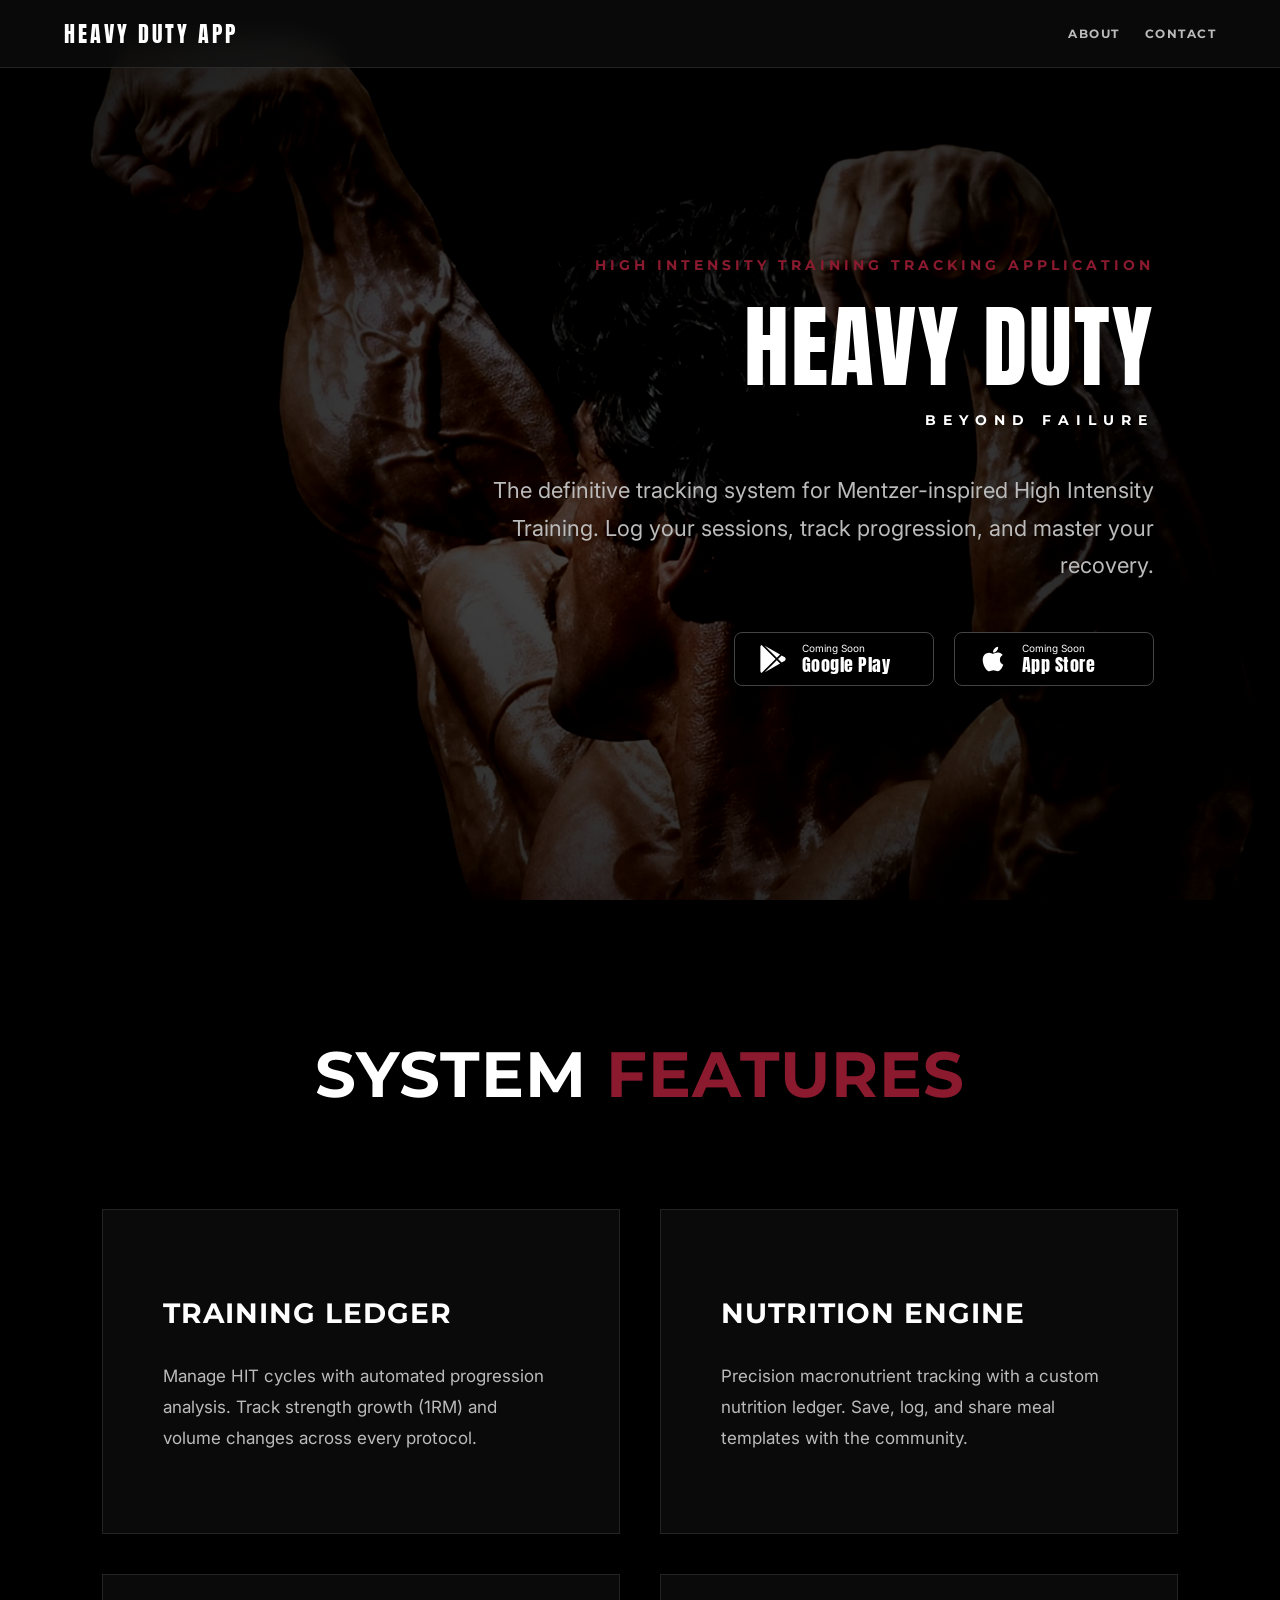
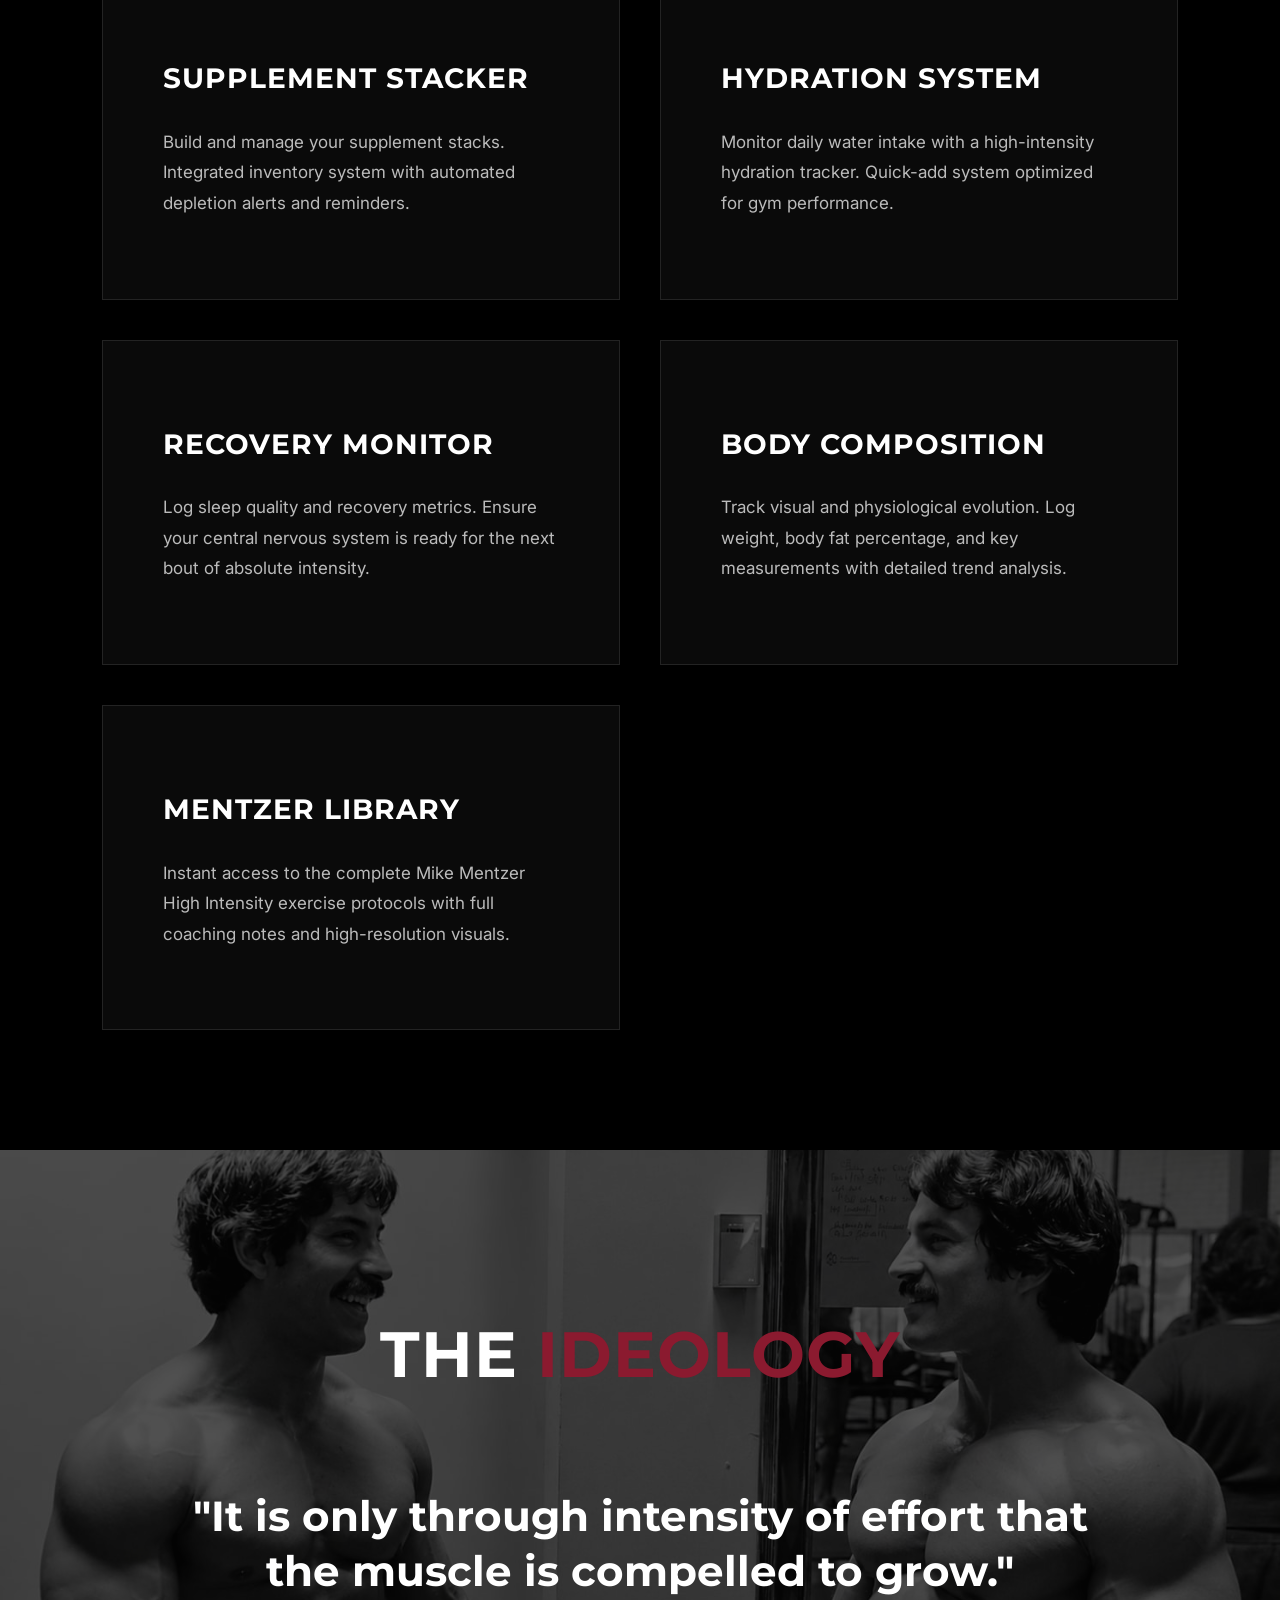
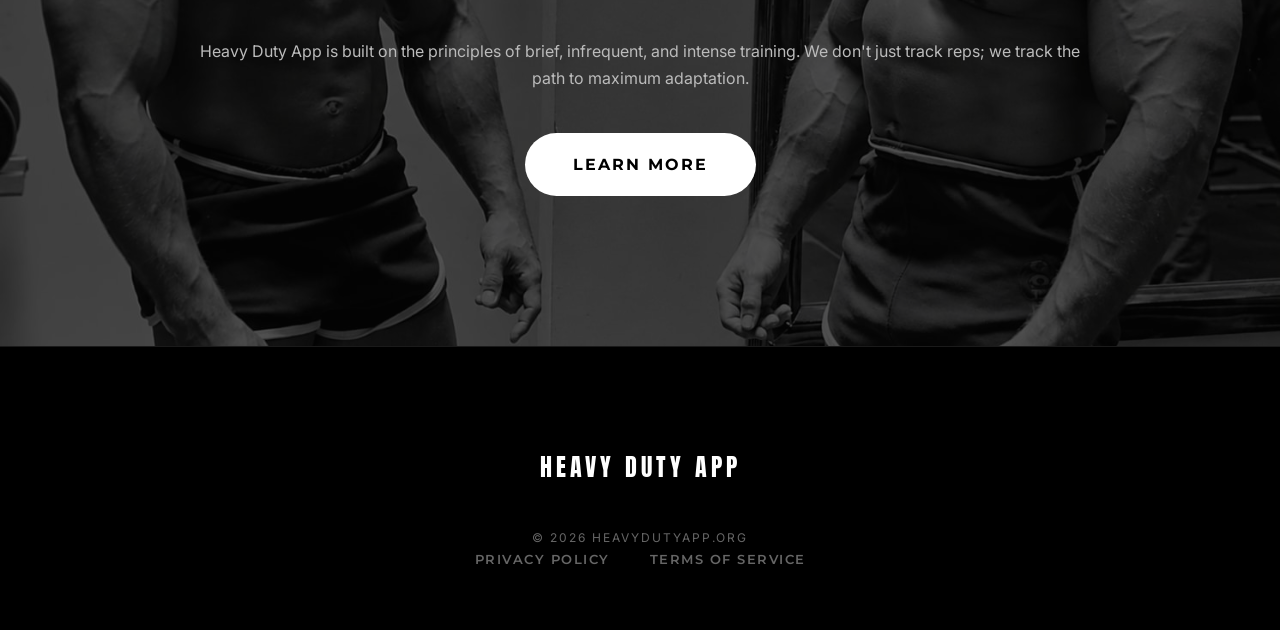
<file: index.html>
<!DOCTYPE html>
<html lang="en">
<head>
    <meta charset="UTF-8">
    <meta name="viewport" content="width=device-width, initial-scale=1.0, maximum-scale=1.0, user-scalable=no">
    <title>Heavy Duty App | High Intensity Training</title>
    <link rel="stylesheet" href="css/styles.css">
    <link rel="icon" type="image/png" href="favicon.png">
</head>
<body>
    <nav>
        <a href="index.html" class="nav-logo">HEAVY DUTY APP</a>
        <div class="nav-links">
            <a href="about.html">About</a>
            <a href="contact.html">Contact</a>
        </div>
    </nav>

    <header class="hero">
        <picture class="hero-picture">
            <source srcset="assets/img/mobile/mike double biceps mobile.jpeg" media="(max-width: 768px)">
            <img src="assets/img/desktop/mike double biceps.jpeg" alt="Mike Mentzer" class="hero-image">
        </picture>
        <div class="hero-overlay"></div>
        <div class="hero-content">
            <span class="sub-logo">High Intensity Training Tracking Application</span>
            <h1>HEAVY DUTY</h1>
            <h2 class="hero-subtitle">BEYOND FAILURE</h2>
            <p>The definitive tracking system for Mentzer-inspired High Intensity Training. Log your sessions, track progression, and master your recovery.</p>
            <div class="store-buttons">
                <a href="#" class="btn-store">
                    <svg viewBox="0 0 512 512">
                        <path d="M325.3 234.3L104.6 13l280.8 161.2-60.1 60.1zM47 0C34 6.8 25.3 19.2 25.3 35.3v441.3c0 16.1 8.7 28.5 21.7 35.3l256.6-256L47 0zm425.2 225.6l-58.9-34.1-65.7 64.5 65.7 64.5 60.1-34.1c18-14.3 18-46.5-1.2-60.8zM104.6 499l280.8-161.2-60.1-60.1L104.6 499z"/>
                    </svg>
                    <div class="btn-store-content">
                        <span class="btn-store-subtitle">Coming Soon</span>
                        <span class="btn-store-title">Google Play</span>
                    </div>
                </a>
                <a href="#" class="btn-store">
                    <svg viewBox="0 0 384 512">
                        <path d="M318.7 268.7c-.2-36.7 16.4-64.4 50-84.8-18.8-26.9-47.2-41.7-84.7-44.6-35.5-2.8-74.3 20.7-88.5 20.7-15 0-49.4-19.7-76.4-19.7C63.3 141.2 4 184.8 4 273.5q0 39.3 14.4 81.2c12.8 36.7 59 126.7 107.2 125.2 25.2-.6 43-17.9 75.8-17.9 31.8 0 48.3 17.9 76.4 17.9 48.6-.7 90.4-82.5 102.6-119.3-65.2-30.7-61.7-90-61.7-91.9zm-56.6-164.2c27.3-32.4 24.8-61.9 24-72.5-24.1 1.4-52 16.4-67.9 34.9-17.5 19.8-27.8 44.3-25.6 71.9 26.1 2 49.9-11.4 69.5-34.3z"/>
                    </svg>
                    <div class="btn-store-content">
                        <span class="btn-store-subtitle">Coming Soon</span>
                        <span class="btn-store-title">App Store</span>
                    </div>
                </a>
            </div>
        </div>
    </header>

    <section id="features">
        <h2 class="section-title">SYSTEM <span>FEATURES</span></h2>
        <div class="features-grid">
            <div class="feature-card">
                <h3>TRAINING LEDGER</h3>
                <p>Manage HIT cycles with automated progression analysis. Track strength growth (1RM) and volume changes across every protocol.</p>
            </div>
            <div class="feature-card">
                <h3>NUTRITION ENGINE</h3>
                <p>Precision macronutrient tracking with a custom nutrition ledger. Save, log, and share meal templates with the community.</p>
            </div>
            <div class="feature-card">
                <h3>SUPPLEMENT STACKER</h3>
                <p>Build and manage your supplement stacks. Integrated inventory system with automated depletion alerts and reminders.</p>
            </div>
            <div class="feature-card">
                <h3>HYDRATION SYSTEM</h3>
                <p>Monitor daily water intake with a high-intensity hydration tracker. Quick-add system optimized for gym performance.</p>
            </div>
            <div class="feature-card">
                <h3>RECOVERY MONITOR</h3>
                <p>Log sleep quality and recovery metrics. Ensure your central nervous system is ready for the next bout of absolute intensity.</p>
            </div>
            <div class="feature-card">
                <h3>BODY COMPOSITION</h3>
                <p>Track visual and physiological evolution. Log weight, body fat percentage, and key measurements with detailed trend analysis.</p>
            </div>
            <div class="feature-card">
                <h3>MENTZER LIBRARY</h3>
                <p>Instant access to the complete Mike Mentzer High Intensity exercise protocols with full coaching notes and high-resolution visuals.</p>
            </div>
        </div>
    </section>

    <section id="philosophy" class="ideology-section">
        <div class="ideology-bg">
            <picture>
                <source srcset="assets/img/mobile/mike and ray mentzer mobile.jpeg" media="(max-width: 768px)">
                <img src="assets/img/desktop/mike and ray mentzer.jpeg" alt="Mike and Ray Mentzer">
            </picture>
        </div>
        <div class="container">
            <h2 class="section-title">THE <span>IDEOLOGY</span></h2>
            <p class="quote">"It is only through intensity of effort that the muscle is compelled to grow."</p>
            <p>Heavy Duty App is built on the principles of brief, infrequent, and intense training. We don't just track reps; we track the path to maximum adaptation.</p>
            <a href="about.html" class="btn mt-40">LEARN MORE</a>
        </div>
    </section>

    <footer>
        <div class="footer-logo">HEAVY DUTY APP</div>
        <p class="footer-copyright">&copy; 2026 HEAVYDUTYAPP.ORG</p>
        <div class="footer-links">
            <a href="privacy.html">Privacy Policy</a>
            <a href="terms.html">Terms of Service</a>
        </div>
    </footer>
</body>
</html>
</file>
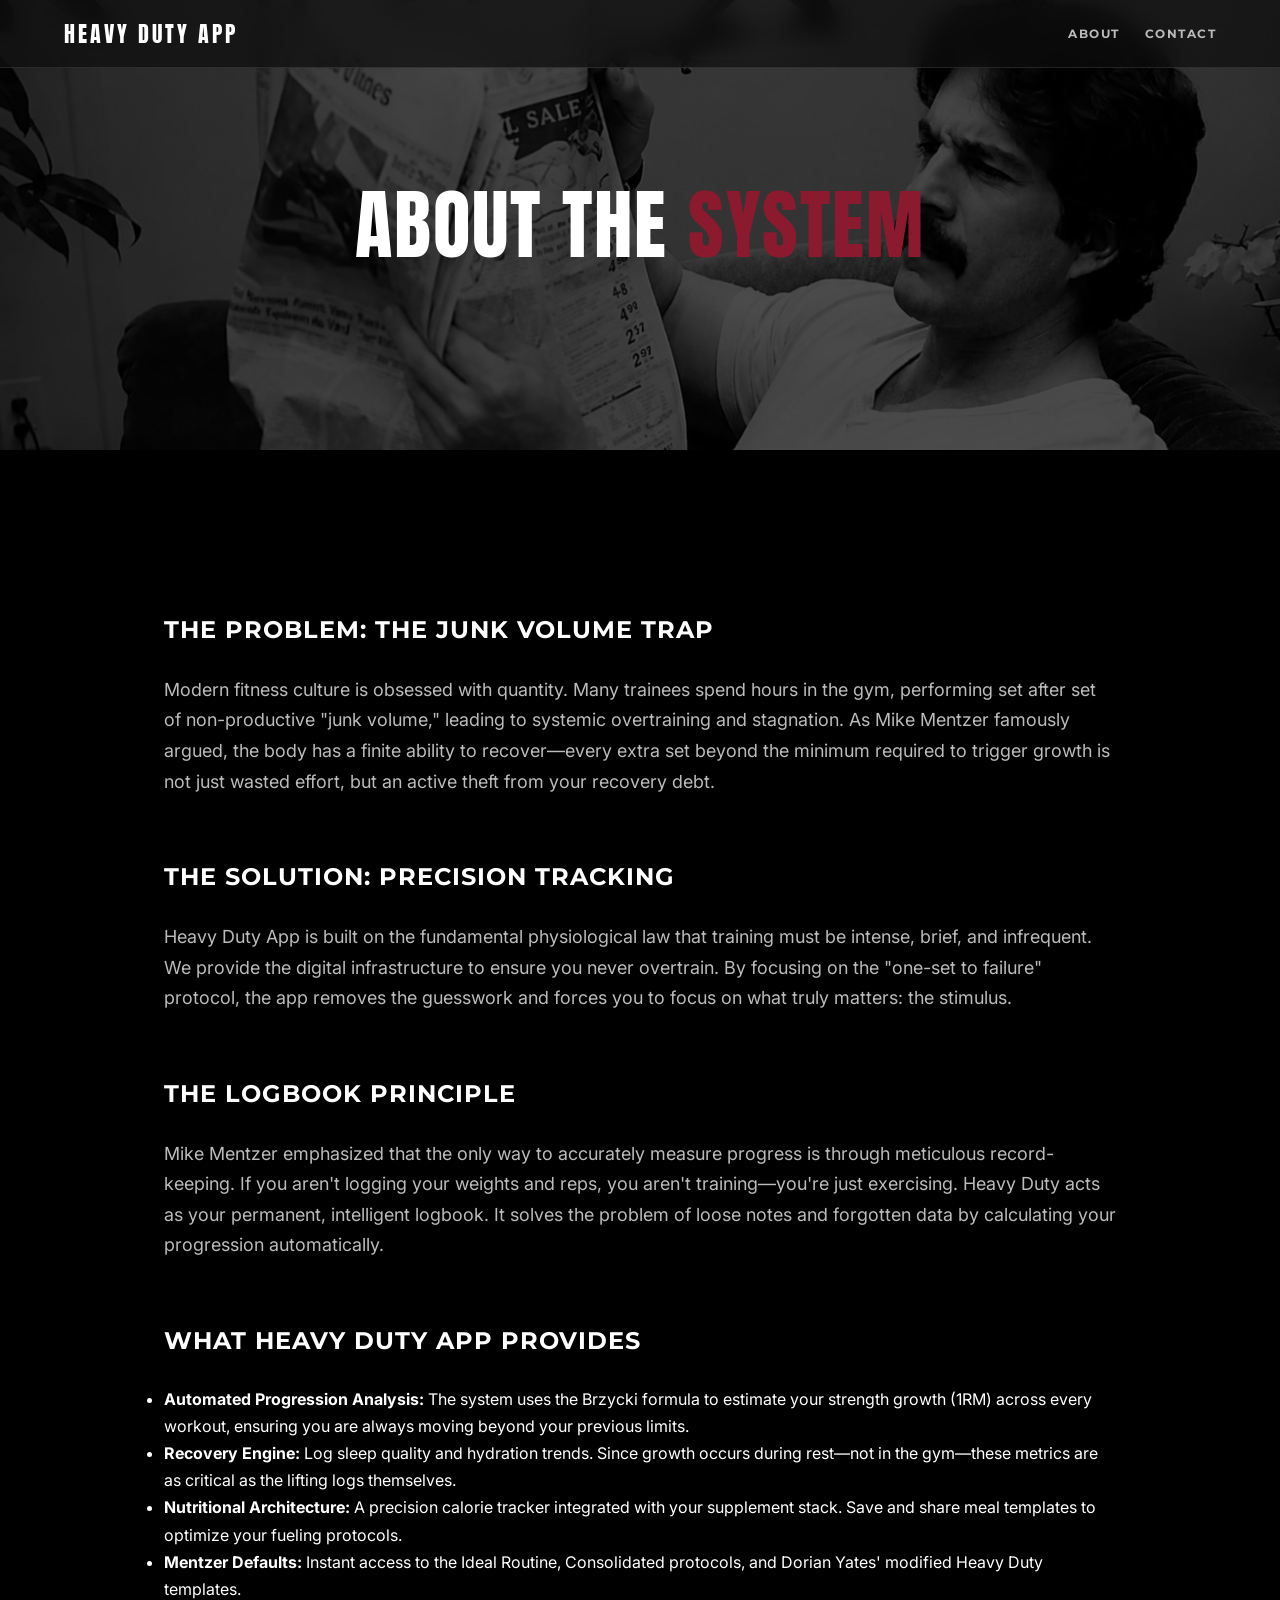
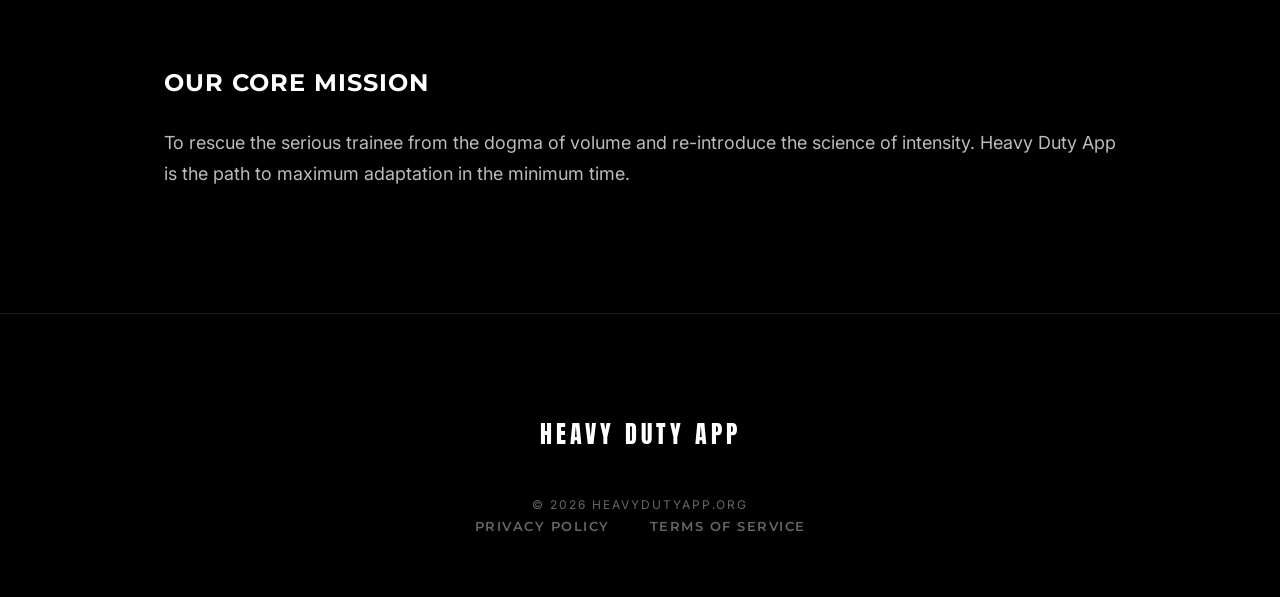
<file: about.html>
<!DOCTYPE html>
<html lang="en">
<head>
    <meta charset="UTF-8">
    <meta name="viewport" content="width=device-width, initial-scale=1.0">
    <title>About | Heavy Duty App</title>
    <link rel="stylesheet" href="css/styles.css">
    <link rel="icon" type="image/png" href="favicon.png">
</head>
<body>
    <nav>
        <a href="index.html" class="nav-logo">HEAVY DUTY APP</a>
        <div class="nav-links">
            <a href="about.html">About</a>
            <a href="contact.html">Contact</a>
        </div>
    </nav>

    <header class="page-header bg-about">
        <h1 class="section-title">ABOUT THE <span>SYSTEM</span></h1>
    </header>

    <main class="page-content">
        <h3>THE PROBLEM: THE JUNK VOLUME TRAP</h3>
        <p>Modern fitness culture is obsessed with quantity. Many trainees spend hours in the gym, performing set after set of non-productive "junk volume," leading to systemic overtraining and stagnation. As Mike Mentzer famously argued, the body has a finite ability to recover—every extra set beyond the minimum required to trigger growth is not just wasted effort, but an active theft from your recovery debt.</p>

        <h3>THE SOLUTION: PRECISION TRACKING</h3>
        <p>Heavy Duty App is built on the fundamental physiological law that training must be intense, brief, and infrequent. We provide the digital infrastructure to ensure you never overtrain. By focusing on the "one-set to failure" protocol, the app removes the guesswork and forces you to focus on what truly matters: the stimulus.</p>

        <h3>THE LOGBOOK PRINCIPLE</h3>
        <p>Mike Mentzer emphasized that the only way to accurately measure progress is through meticulous record-keeping. If you aren't logging your weights and reps, you aren't training—you're just exercising. Heavy Duty acts as your permanent, intelligent logbook. It solves the problem of loose notes and forgotten data by calculating your progression automatically.</p>

        <h3>WHAT HEAVY DUTY APP PROVIDES</h3>
        <ul>
            <li><strong>Automated Progression Analysis:</strong> The system uses the Brzycki formula to estimate your strength growth (1RM) across every workout, ensuring you are always moving beyond your previous limits.</li>
            <li><strong>Recovery Engine:</strong> Log sleep quality and hydration trends. Since growth occurs during rest—not in the gym—these metrics are as critical as the lifting logs themselves.</li>
            <li><strong>Nutritional Architecture:</strong> A precision calorie tracker integrated with your supplement stack. Save and share meal templates to optimize your fueling protocols.</li>
            <li><strong>Mentzer Defaults:</strong> Instant access to the Ideal Routine, Consolidated protocols, and Dorian Yates' modified Heavy Duty templates.</li>
        </ul>

        <h3>OUR CORE MISSION</h3>
        <p>To rescue the serious trainee from the dogma of volume and re-introduce the science of intensity. Heavy Duty App is the path to maximum adaptation in the minimum time.</p>
    </main>

    <footer>
        <div class="footer-logo">HEAVY DUTY APP</div>
        <p class="footer-copyright">&copy; 2026 HEAVYDUTYAPP.ORG</p>
        <div class="footer-links">
            <a href="privacy.html">Privacy Policy</a>
            <a href="terms.html">Terms of Service</a>
        </div>
    </footer>
</body>
</html>
</file>
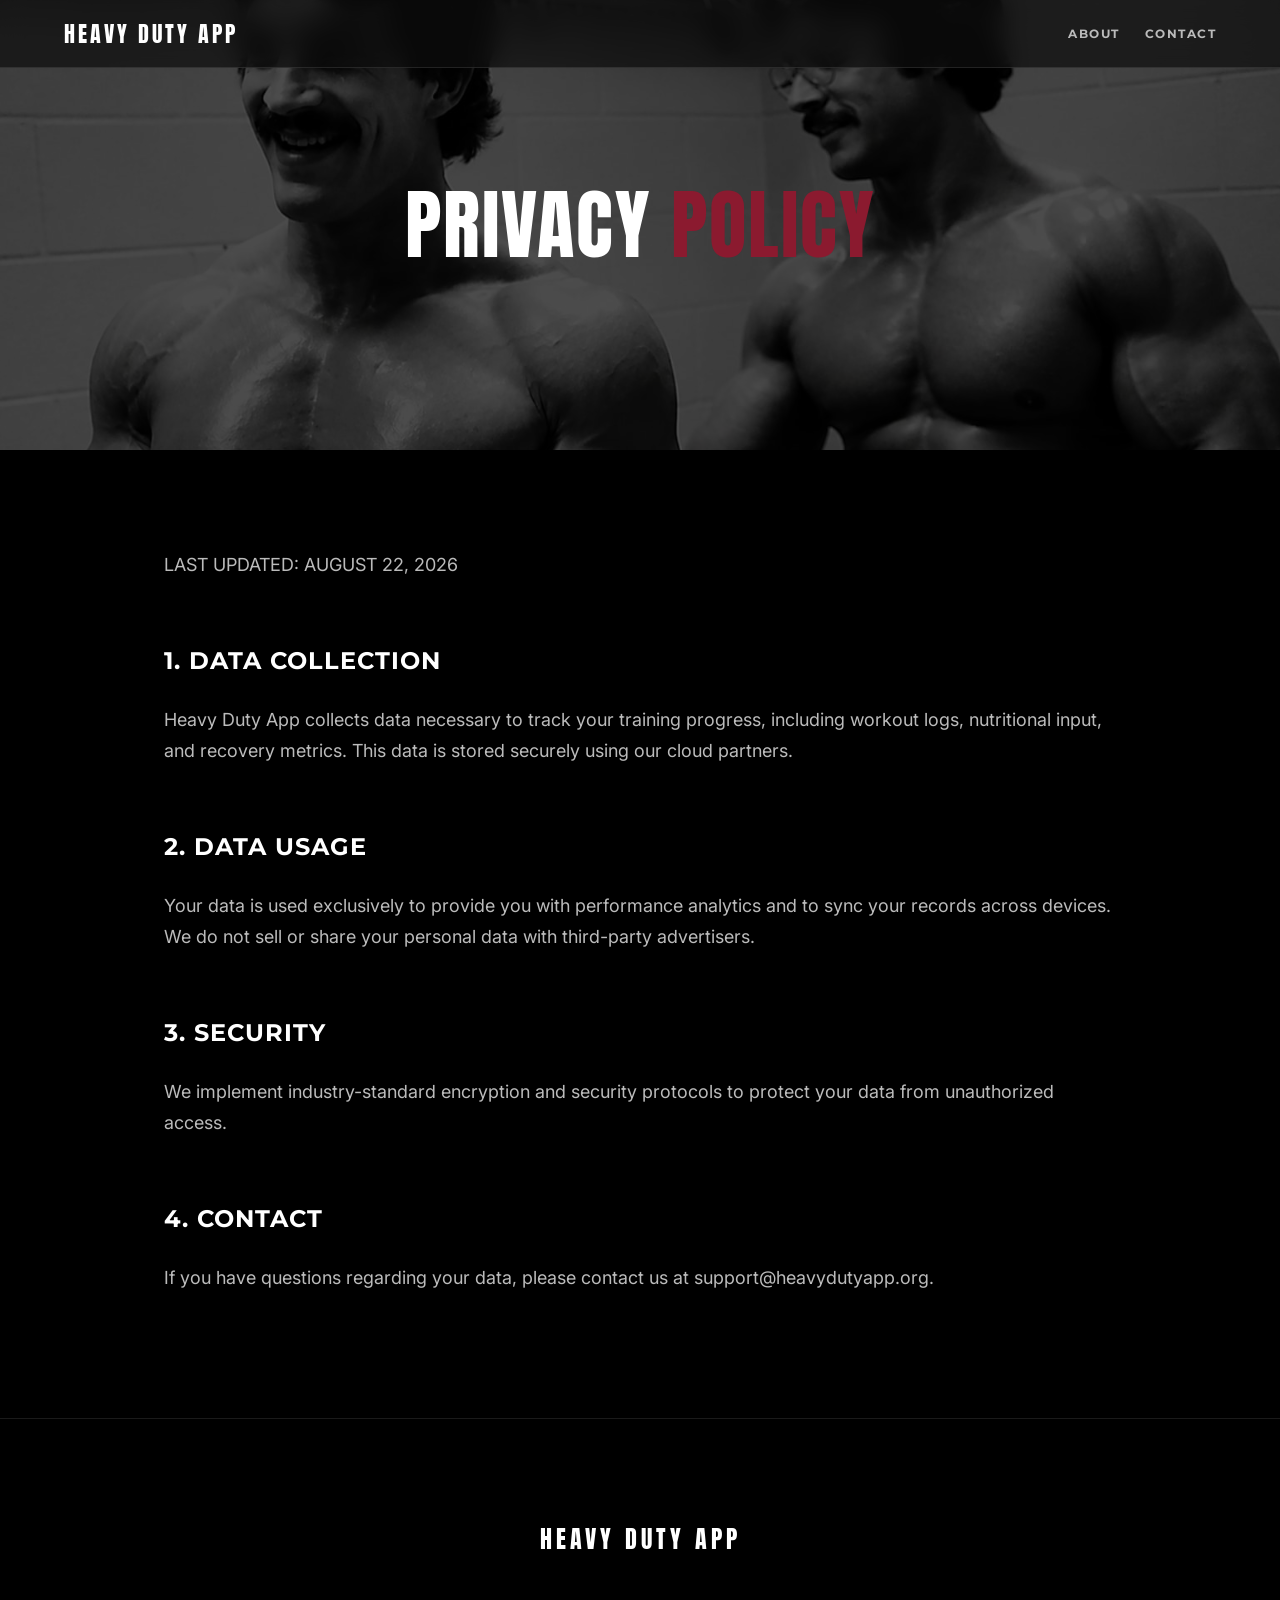
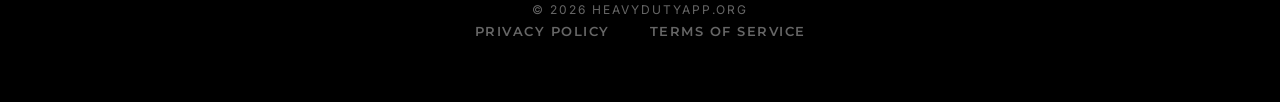
<file: privacy.html>
<!DOCTYPE html>
<html lang="en">
<head>
    <meta charset="UTF-8">
    <meta name="viewport" content="width=device-width, initial-scale=1.0">
    <title>Privacy Policy | Heavy Duty App</title>
    <link rel="stylesheet" href="css/styles.css">
    <link rel="icon" type="image/png" href="favicon.png">
</head>
<body>
    <nav>
        <a href="index.html" class="nav-logo">HEAVY DUTY APP</a>
        <div class="nav-links">
            <a href="about.html">About</a>
            <a href="contact.html">Contact</a>
        </div>
    </nav>

    <header class="page-header bg-privacy">
        <h1 class="section-title">PRIVACY <span>POLICY</span></h1>
    </header>

    <main class="page-content">
        <p class="text-muted-small">LAST UPDATED: AUGUST 22, 2026</p>

        <h3>1. DATA COLLECTION</h3>
        <p>Heavy Duty App collects data necessary to track your training progress, including workout logs, nutritional input, and recovery metrics. This data is stored securely using our cloud partners.</p>

        <h3>2. DATA USAGE</h3>
        <p>Your data is used exclusively to provide you with performance analytics and to sync your records across devices. We do not sell or share your personal data with third-party advertisers.</p>

        <h3>3. SECURITY</h3>
        <p>We implement industry-standard encryption and security protocols to protect your data from unauthorized access.</p>

        <h3>4. CONTACT</h3>
        <p>If you have questions regarding your data, please contact us at support@heavydutyapp.org.</p>
    </main>

    <footer>
        <div class="footer-logo">HEAVY DUTY APP</div>
        <p class="footer-copyright">&copy; 2026 HEAVYDUTYAPP.ORG</p>
        <div class="footer-links">
            <a href="privacy.html">Privacy Policy</a>
            <a href="terms.html">Terms of Service</a>
        </div>
    </footer>
</body>
</html>
</file>
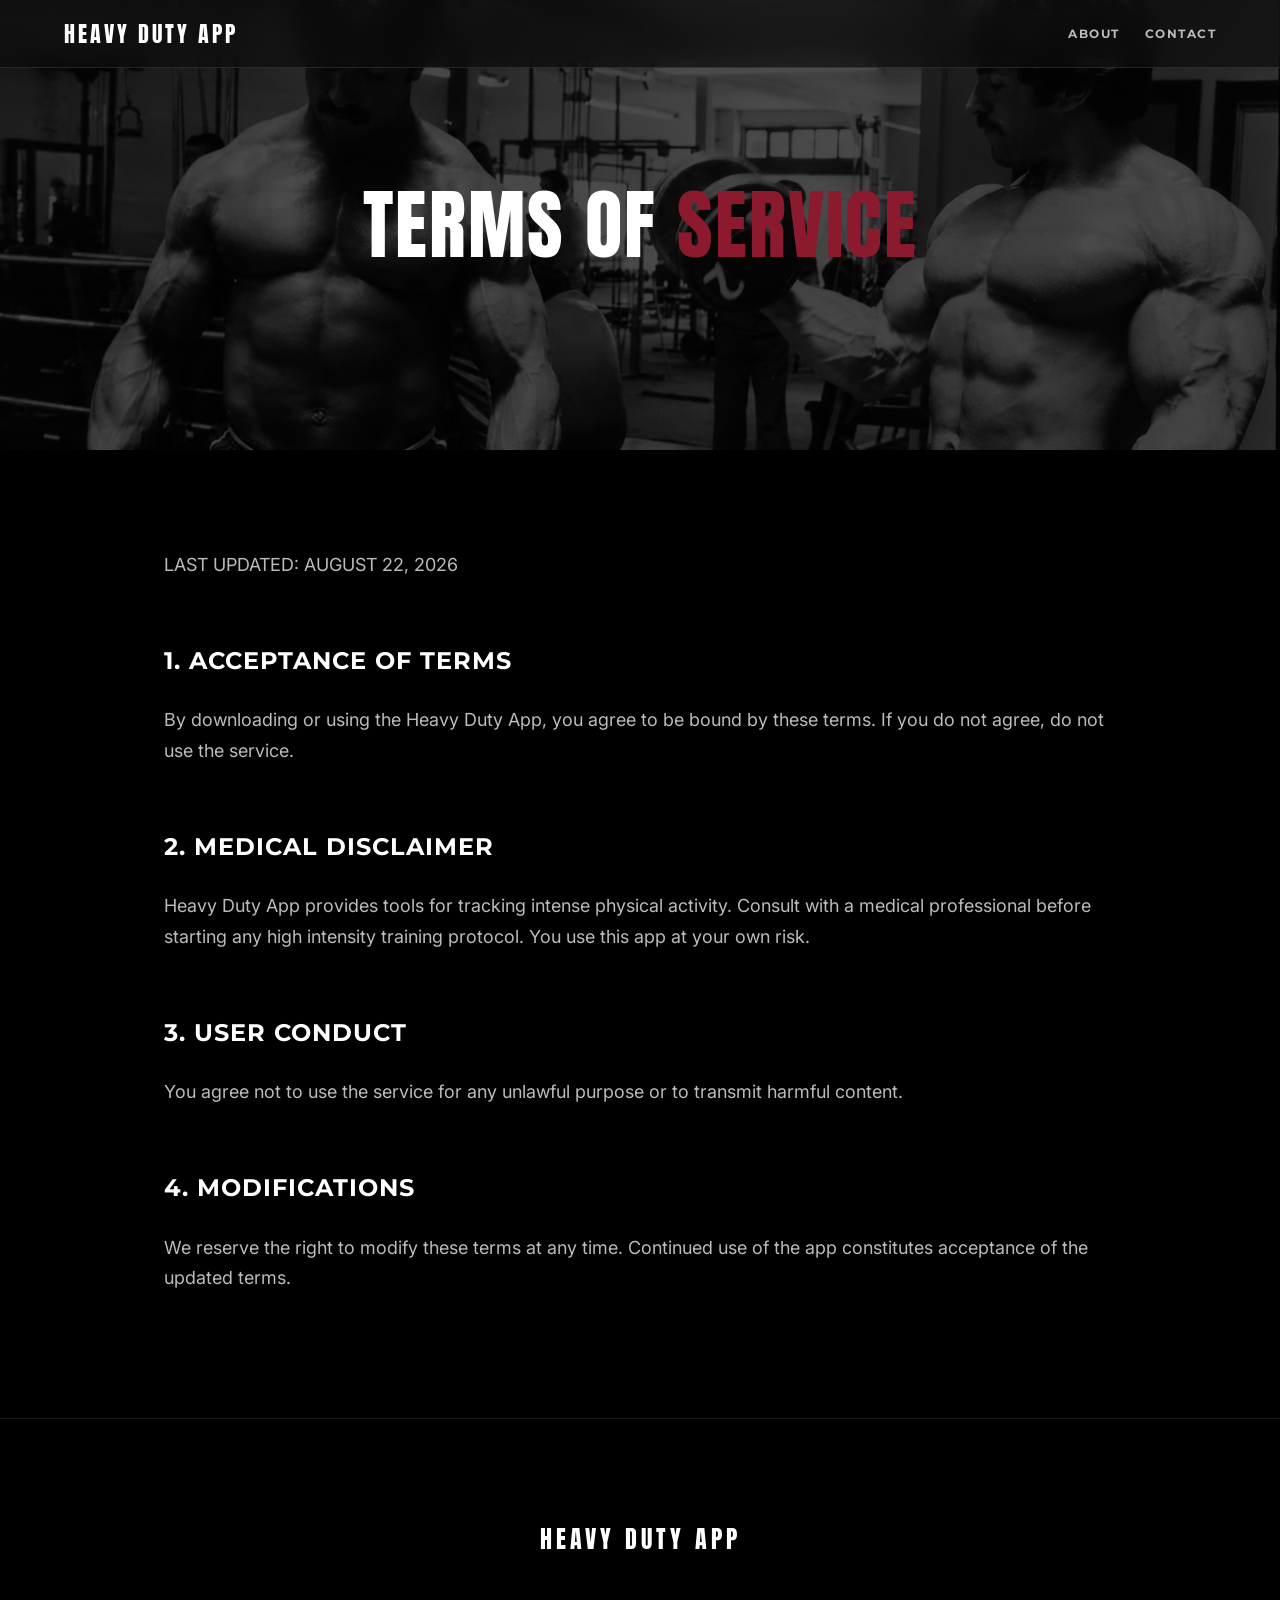
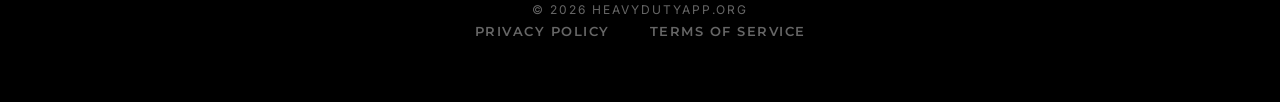
<file: terms.html>
<!DOCTYPE html>
<html lang="en">
<head>
    <meta charset="UTF-8">
    <meta name="viewport" content="width=device-width, initial-scale=1.0">
    <title>Terms of Service | Heavy Duty App</title>
    <link rel="stylesheet" href="css/styles.css">
    <link rel="icon" type="image/png" href="favicon.png">
</head>
<body>
    <nav>
        <a href="index.html" class="nav-logo">HEAVY DUTY APP</a>
        <div class="nav-links">
            <a href="about.html">About</a>
            <a href="contact.html">Contact</a>
        </div>
    </nav>

    <header class="page-header bg-terms">
        <h1 class="section-title">TERMS OF <span>SERVICE</span></h1>
    </header>

    <main class="page-content">
        <p class="text-muted-small">LAST UPDATED: AUGUST 22, 2026</p>

        <h3>1. ACCEPTANCE OF TERMS</h3>
        <p>By downloading or using the Heavy Duty App, you agree to be bound by these terms. If you do not agree, do not use the service.</p>

        <h3>2. MEDICAL DISCLAIMER</h3>
        <p>Heavy Duty App provides tools for tracking intense physical activity. Consult with a medical professional before starting any high intensity training protocol. You use this app at your own risk.</p>

        <h3>3. USER CONDUCT</h3>
        <p>You agree not to use the service for any unlawful purpose or to transmit harmful content.</p>

        <h3>4. MODIFICATIONS</h3>
        <p>We reserve the right to modify these terms at any time. Continued use of the app constitutes acceptance of the updated terms.</p>
    </main>

    <footer>
        <div class="footer-logo">HEAVY DUTY APP</div>
        <p class="footer-copyright">&copy; 2026 HEAVYDUTYAPP.ORG</p>
        <div class="footer-links">
            <a href="privacy.html">Privacy Policy</a>
            <a href="terms.html">Terms of Service</a>
        </div>
    </footer>
</body>
</html>
</file>
<file: css/styles.css>
/*
   HEAVY DUTY APP - ULTRA-PREMIUM CINEMATIC DARK
   Redesigned 2026
*/

@import url('https://fonts.googleapis.com/css2?family=Anton&family=Montserrat:wght@700&family=Inter:wght@300;400;600&display=swap');

:root {
    /* Color Palette */
    --bg-black: #000000;
    --surface-dark: #0A0A0A;
    --surface-light: #111111;
    --accent-red: #8B1A2F;
    --text-primary: #FFFFFF;
    --text-secondary: #BBBBBB;
    --text-muted: #666666;

    /* Typography */
    --font-h1: 'Anton', sans-serif;
    --font-h2: 'Montserrat', sans-serif;
    --font-body: 'Inter', sans-serif;

    /* Glassmorphism - KEPT EXACTLY AS IT WAS */
    --glass-bg: rgba(13, 13, 13, 0.7);
    --glass-border: rgba(255, 255, 255, 0.1);
    --glass-blur: blur(12px);

    /* Spacing */
    --section-padding: 120px 8%;
    --section-padding-mobile: 80px 24px;
}

* {
    box-sizing: border-box;
    margin: 0;
    padding: 0;
}

html {
    scroll-behavior: smooth;
    background-color: var(--bg-black);
}

body {
    background-color: var(--bg-black);
    color: var(--text-primary);
    font-family: var(--font-body);
    font-weight: 400;
    line-height: 1.7;
    overflow-x: hidden;
    -webkit-font-smoothing: antialiased;
}

/* Typography Defaults */
h1 {
    font-family: var(--font-h1);
    font-weight: 400; /* Anton only has one weight */
    text-transform: uppercase;
    letter-spacing: 2px;
    line-height: 1.1;
}

h2, h3 {
    font-family: var(--font-h2);
    font-weight: 700;
    text-transform: uppercase;
    letter-spacing: 1px;
}

p {
    color: var(--text-secondary);
}

/* Navigation - Glassmorphism (KEPT EXACTLY) */
nav {
    display: flex;
    justify-content: space-between;
    align-items: center;
    padding: 15px 5%;
    background: var(--glass-bg);
    backdrop-filter: var(--glass-blur);
    -webkit-backdrop-filter: var(--glass-blur);
    position: fixed;
    top: 0;
    width: 100%;
    z-index: 1000;
    border-bottom: 1px solid var(--glass-border);
    transition: all 0.3s ease;
}

.nav-logo {
    font-family: var(--font-h1);
    font-size: 22px;
    text-decoration: none;
    color: var(--text-primary);
    letter-spacing: 3px;
    text-transform: uppercase;
}

.nav-links {
    display: flex;
    gap: 25px;
}

.nav-links a {
    text-decoration: none;
    color: var(--text-secondary);
    font-family: var(--font-h2);
    font-size: 12px;
    font-weight: 700;
    text-transform: uppercase;
    letter-spacing: 1.5px;
    transition: color 0.3s, transform 0.3s;
}

.nav-links a:hover {
    color: var(--text-primary);
}

@media (max-width: 768px) {
    nav {
        padding: 15px 20px;
    }
}

/* Hero Section - Elite Layout */
.hero {
    position: relative;
    min-height: 100vh;
    width: 100%;
    display: flex;
    align-items: center;
    justify-content: center; /* Center on mobile */
    text-align: center;
    overflow: hidden;
}

.hero-picture {
    position: absolute;
    top: 0;
    left: 0;
    width: 100%;
    height: 100%;
    z-index: 1;
}

.hero-image {
    width: 100%;
    height: 100%;
    object-fit: cover;
    object-position: center;
    filter: brightness(0.4) contrast(1.2);
}

.hero-overlay {
    position: absolute;
    top: 0;
    left: 0;
    width: 100%;
    height: 100%;
    background: radial-gradient(circle, rgba(0,0,0,0.2) 0%, rgba(0,0,0,0.8) 100%);
    z-index: 2;
}

.hero-content {
    position: relative;
    z-index: 3;
    max-width: 1000px;
    padding: 80px 24px 40px;
}

@media (min-width: 1024px) {
    .hero {
        justify-content: flex-end; /* Push to right on desktop */
        text-align: right;
        padding-right: 8%;
    }

    .hero-content {
        max-width: 750px;
    }

    .store-buttons {
        justify-content: flex-end !important;
    }
}

.hero h1 {
    font-size: clamp(36px, 8vw, 90px);
    margin-bottom: 12px;
}

.sub-logo {
    font-family: var(--font-h2);
    color: var(--accent-red);
    font-size: 14px;
    letter-spacing: 4px;
    margin-bottom: 20px;
    display: block;
    text-transform: uppercase;
    font-weight: 700;
}

.hero-subtitle {
    font-family: var(--font-h2);
    letter-spacing: 0.5em;
    margin-bottom: 40px;
    font-size: 14px;
    color: #fff;
    font-weight: 700;
    text-transform: uppercase;
}

.hero p {
    font-size: clamp(16px, 2vw, 22px);
    max-width: 700px;
    margin: 0 auto 48px;
    color: var(--text-secondary);
}

/* Features Grid - Large & Spacious */
section {
    padding: var(--section-padding);
}

.section-title {
    font-size: clamp(32px, 5vw, 64px);
    text-align: center;
    margin-bottom: 80px;
}

.section-title span {
    color: var(--accent-red);
}

.features-grid {
    display: grid;
    grid-template-columns: repeat(auto-fit, minmax(400px, 1fr));
    gap: 40px;
    max-width: 1600px;
    margin: 0 auto;
}

.feature-card {
    background: var(--surface-dark);
    padding: 80px 60px;
    border: 1px solid var(--glass-border);
    transition: all 0.5s cubic-bezier(0.2, 0.8, 0.2, 1);
    display: flex;
    flex-direction: column;
    justify-content: center;
    position: relative;
}

.feature-card:hover {
    background: var(--surface-light);
    border-color: rgba(255, 255, 255, 0.2);
    transform: translateY(-8px);
}

.feature-card h3 {
    font-size: 28px;
    margin-bottom: 24px;
    color: #fff;
}

.feature-card p {
    font-size: 17px;
    line-height: 1.8;
}

@media (max-width: 768px) {
    section {
        padding: var(--section-padding-mobile);
    }
    .features-grid {
        grid-template-columns: 1fr;
    }
    .feature-card {
        padding: 60px 40px;
    }
}

/* Store Buttons - Industrial Dark */
.store-buttons {
    display: flex;
    flex-wrap: wrap;
    gap: 20px;
    justify-content: center;
}

.btn-store {
    background-color: #000000;
    border: 1px solid #444444;
    color: var(--text-primary);
    cursor: default;
    display: flex;
    align-items: center;
    padding: 10px 24px;
    border-radius: 8px;
    transition: all 0.3s ease;
    min-width: 200px;
    box-shadow: 0 4px 15px rgba(0,0,0,0.4);
    text-decoration: none;
}

.btn-store:hover {
    background-color: #111111;
    border-color: var(--accent-red);
    transform: translateY(-2px);
}

.btn-store svg {
    width: 28px;
    height: 28px;
    margin-right: 15px;
    fill: #fff;
}

.btn-store-content {
    display: flex;
    flex-direction: column;
    text-align: left;
}

.btn-store-subtitle {
    font-family: var(--font-body);
    font-size: 10px;
    font-weight: 400;
    text-transform: none;
    color: #FFFFFF;
    line-height: 1;
}

.btn-store-title {
    font-family: var(--font-h1); /* Anton */
    font-size: 18px;
    letter-spacing: 0.5px;
    margin-top: 2px;
    line-height: 1.1;
    color: var(--text-primary);
}

/* Ideology Section */
.ideology-section {
    position: relative;
    padding: 150px 8%;
    text-align: center;
    background: #050505;
}

.ideology-bg {
    position: absolute;
    top: 0;
    left: 0;
    width: 100%;
    height: 100%;
    opacity: 0.3;
}

.ideology-bg img {
    width: 100%;
    height: 100%;
    object-fit: cover;
}

.ideology-section .container {
    position: relative;
    z-index: 10;
    max-width: 900px;
    margin: 0 auto;
}

.ideology-section .quote {
    font-family: var(--font-h2);
    font-size: clamp(24px, 4vw, 42px);
    font-weight: 700;
    line-height: 1.3;
    margin-bottom: 40px;
    color: #fff;
}

/* Standard Buttons */
.btn {
    display: inline-block;
    padding: 18px 48px;
    background: var(--text-primary);
    color: var(--bg-black);
    text-decoration: none;
    font-family: var(--font-h2);
    font-weight: 700;
    text-transform: uppercase;
    letter-spacing: 2px;
    border-radius: 100px;
    transition: all 0.3s ease;
}

.btn:hover {
    background: var(--text-secondary);
    transform: scale(1.02);
}

/* Page Header */
.page-header {
    height: 50vh; /* Reduced from 70vh for better desktop framing */
    display: flex;
    align-items: center;
    justify-content: center;
    background-size: cover;
    background-position: center 20%; /* Adjusted to keep the subject in frame and prevent being pushed out */
    position: relative;
    text-align: center;
    padding: 0 5%;
}

.page-header::before {
    content: '';
    position: absolute;
    top: 0;
    left: 0;
    width: 100%;
    height: 100%;
    background: rgba(0,0,0,0.7);
}

.page-header h1 {
    position: relative;
    z-index: 2;
    font-size: clamp(32px, 6vw, 80px);
    margin-bottom: 0;
}

/* Page Content */
.page-content {
    max-width: 1000px;
    margin: 0 auto;
    padding: 100px 24px;
}

.page-content h3 {
    font-size: 24px;
    margin: 60px 0 24px;
    color: #fff;
}

.page-content p {
    margin-bottom: 24px;
    font-size: 18px;
}

/* Footer */
footer {
    padding: 100px 8% 60px;
    text-align: center;
    border-top: 1px solid var(--glass-border);
}

.footer-logo {
    font-family: var(--font-h1);
    font-size: 24px;
    letter-spacing: 4px;
    margin-bottom: 32px;
}

.footer-links {
    display: flex;
    justify-content: center;
    gap: 40px;
}

.footer-links a {
    color: var(--text-muted);
    text-decoration: none;
    font-family: var(--font-h2);
    font-size: 13px;
    font-weight: 600;
    text-transform: uppercase;
    letter-spacing: 1.5px;
    transition: color 0.3s;
}

.footer-links a:hover {
    color: var(--text-primary);
}

.footer-copyright {
    margin-top: 40px;
    font-size: 12px;
    color: var(--text-muted);
    letter-spacing: 2px;
}

/* Backgrounds */
.bg-philosophy { background-image: url('../assets/img/desktop/mike and ray mentzer.jpeg'); }
.bg-about { background-image: url('../assets/img/desktop/mike about .jpeg'); }
.bg-contact { background-image: url('../assets/img/desktop/mike contact now.jpeg'); }
.bg-privacy { background-image: url('../assets/img/desktop/mike and ray mentzer privacy.jpeg'); }
.bg-terms { background-image: url('../assets/img/desktop/mike and ray mentzer terms.jpeg'); }

/* Contact Form Overhaul */
.contact-container {
    max-width: 900px;
    margin: 0 auto;
}

.contact-form {
    background: var(--surface-dark);
    padding: 80px;
    border: 1px solid var(--glass-border);
}

.form-group {
    margin-bottom: 40px;
}

.form-group label {
    display: block;
    font-family: var(--font-h2);
    color: #fff;
    font-size: 13px;
    font-weight: 700;
    letter-spacing: 2px;
    margin-bottom: 16px;
}

.form-group input, .form-group textarea {
    width: 100%;
    padding: 20px;
    background: transparent;
    border: 1px solid #333;
    color: #fff;
    font-family: var(--font-body);
    font-size: 16px;
    outline: none;
    transition: border-color 0.3s;
}

.form-group input:focus, .form-group textarea:focus {
    border-color: #fff;
}

.btn-submit {
    width: 100%;
    padding: 24px;
    background: #fff;
    color: #000;
}

/* Utility */
.mt-40 { margin-top: 40px; }
.text-center { text-align: center; }
.max-w-600 { max-width: 600px; margin: 0 auto; }

/* Formspree */
.fs-success, .fs-error {
    padding: 24px;
    margin-bottom: 40px;
    font-family: var(--font-h2);
    font-weight: 700;
    text-align: center;
}

.fs-success { border: 1px solid #00FF00; color: #00FF00; }
.fs-error { border: 1px solid var(--accent-red); color: var(--accent-red); }

/* 404 & Shared Content */
.centered-container {
    display: flex;
    flex-direction: column;
    align-items: center;
    justify-content: center;
    min-height: 100vh;
    padding: 40px;
    text-align: center;
}

.logo-large {
    font-size: clamp(30px, 6vw, 50px);
    margin-bottom: 60px;
}

.shared-content-box {
    max-width: 600px;
    padding: 60px;
    background: var(--surface-dark);
    border: 1px solid var(--glass-border);
}

.icon-box {
    width: 60px;
    height: 60px;
    border: 1px solid var(--accent-red);
    display: flex;
    align-items: center;
    justify-content: center;
    margin: 0 auto 30px;
}

.icon-box svg {
    width: 30px;
    height: 30px;
    fill: var(--accent-red);
}

.btn-full {
    display: block;
    width: 100%;
    margin-top: 24px;
}
</file>
